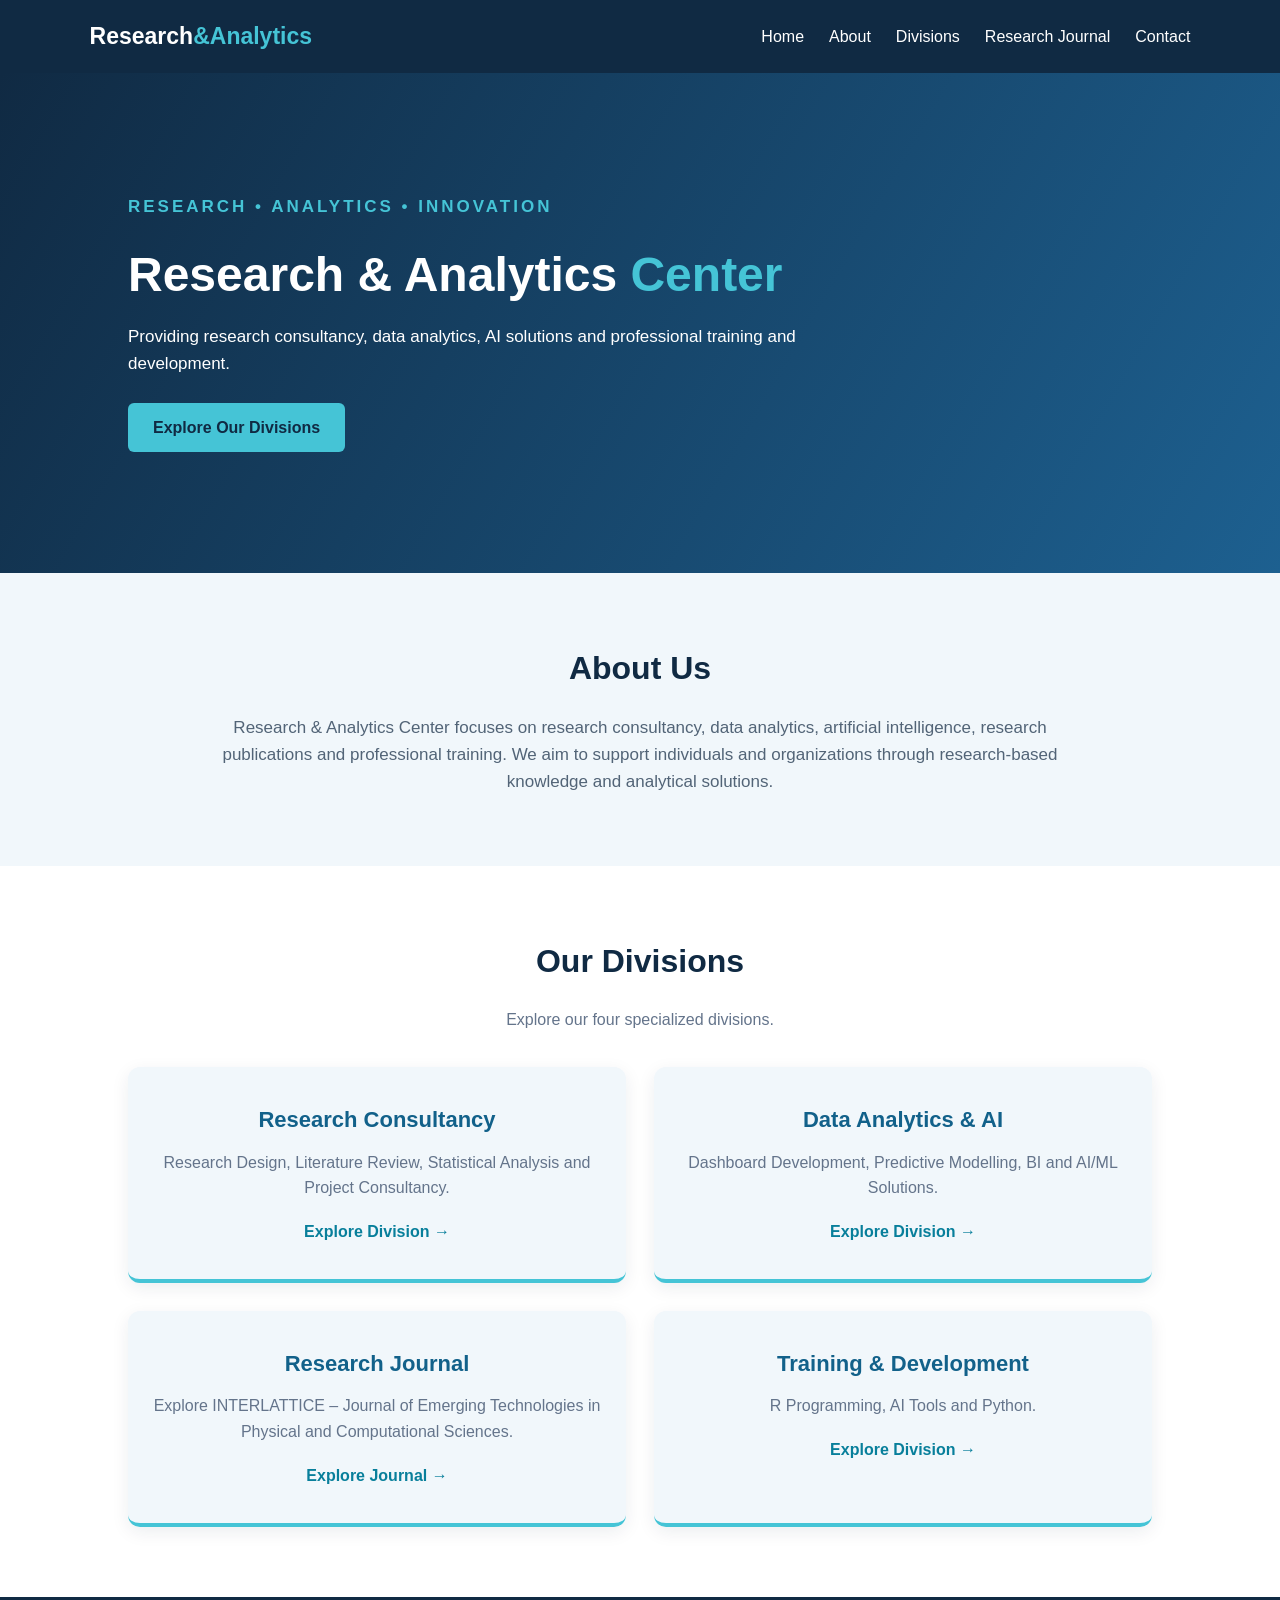
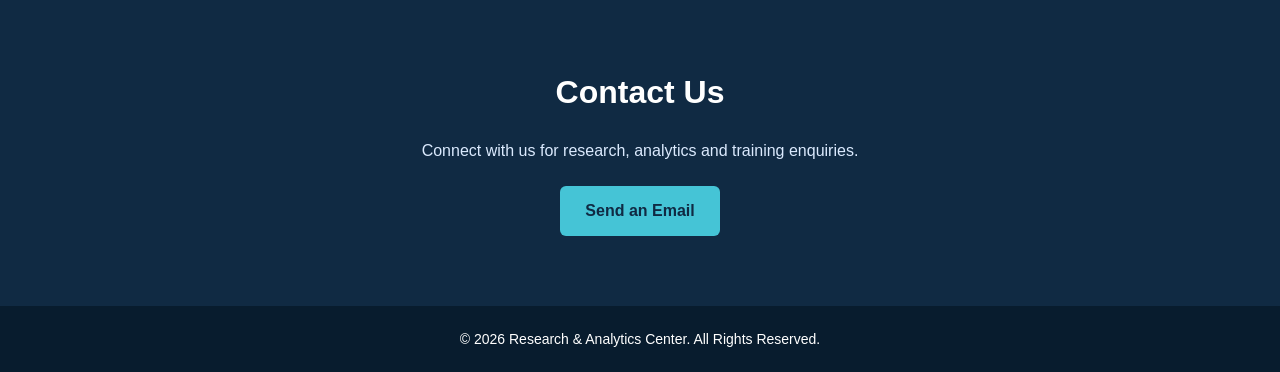
<file: index.html>
<!DOCTYPE html>
<html lang="en">
<head>
    <meta charset="UTF-8">
    <meta name="viewport" content="width=device-width, initial-scale=1.0">
    <title>Research & Analytics Center</title>
    <link rel="stylesheet" href="style.css">
</head>
<body>

<header>
    <nav class="navbar">
        <div class="logo">Research<span>&Analytics</span></div>
        <ul class="nav-links">
            <li><a href="#home">Home</a></li>
            <li><a href="#about">About</a></li>
            <li><a href="#divisions">Divisions</a></li> 
            <li><a href="https://anupama-j.github.io/interlattice/index.html"target="_blank"rel="noopener noreferrer">Research Journal</a></li>
            <li><a href="#contact">Contact</a></li>
        </ul>
    </nav>
</header>
<section class="hero" id="home">
    <div class="hero-content">
        <p class="tagline">RESEARCH • ANALYTICS • INNOVATION</p>
        <h1>Research & Analytics <span>Center</span></h1>
        <p>
            Providing research consultancy, data analytics,
            AI solutions and professional training and development.
        </p>
        <a href="#divisions" class="btn">Explore Our Divisions</a>
    </div>
</section>

<section class="about" id="about">
    <h2>About Us</h2>
    <p>
        Research & Analytics Center focuses on research consultancy,
        data analytics, artificial intelligence, research publications
        and professional training. We aim to support individuals and
        organizations through research-based knowledge and analytical
        solutions.
    </p>
</section>

<section class="services" id="divisions">
    <h2>Our Divisions</h2>
    <p class="section-intro">
        Explore our four specialized divisions.
    </p>

    <div class="service-container">

        <a href="research-consultancy.html" class="service-card">
            <h3>Research Consultancy</h3>
            <p>Research Design, Literature Review, Statistical Analysis and Project Consultancy.</p>
            <span class="learn-more">Explore Division →</span>
        </a>

        <a href="data-analytics-ai.html" class="service-card">
            <h3>Data Analytics & AI</h3>
            <p>Dashboard Development, Predictive Modelling, BI and AI/ML Solutions.</p>
            <span class="learn-more">Explore Division →</span>
        </a>

        
        <a href="https://anupama-j.github.io/interlattice/index.html"
        target="_blank"
        rel="noopener noreferrer"
        class="service-card">
        <h3>Research Journal</h3>
        <p>Explore INTERLATTICE – Journal of Emerging Technologies in Physical and Computational Sciences.</p>
        <span class="learn-more">Explore Journal →</span> 
        </a>


        <a href="training-development.html" class="service-card">
            <h3>Training & Development</h3>
            <p>R Programming, AI Tools and Python.</p>
            <span class="learn-more">Explore Division →</span>
        </a>

    </div>
</section>

<section class="contact" id="contact">
    <h2>Contact Us</h2>
    <p>Connect with us for research, analytics and training enquiries.</p>
    <a href="mailto:YOUR_PROJECT_GMAIL@gmail.com" class="btn">
        Send an Email
    </a>
</section>

<footer>
    <p>&copy; 2026 Research & Analytics Center. All Rights Reserved.</p>
</footer>

</body>
</html>
</file>
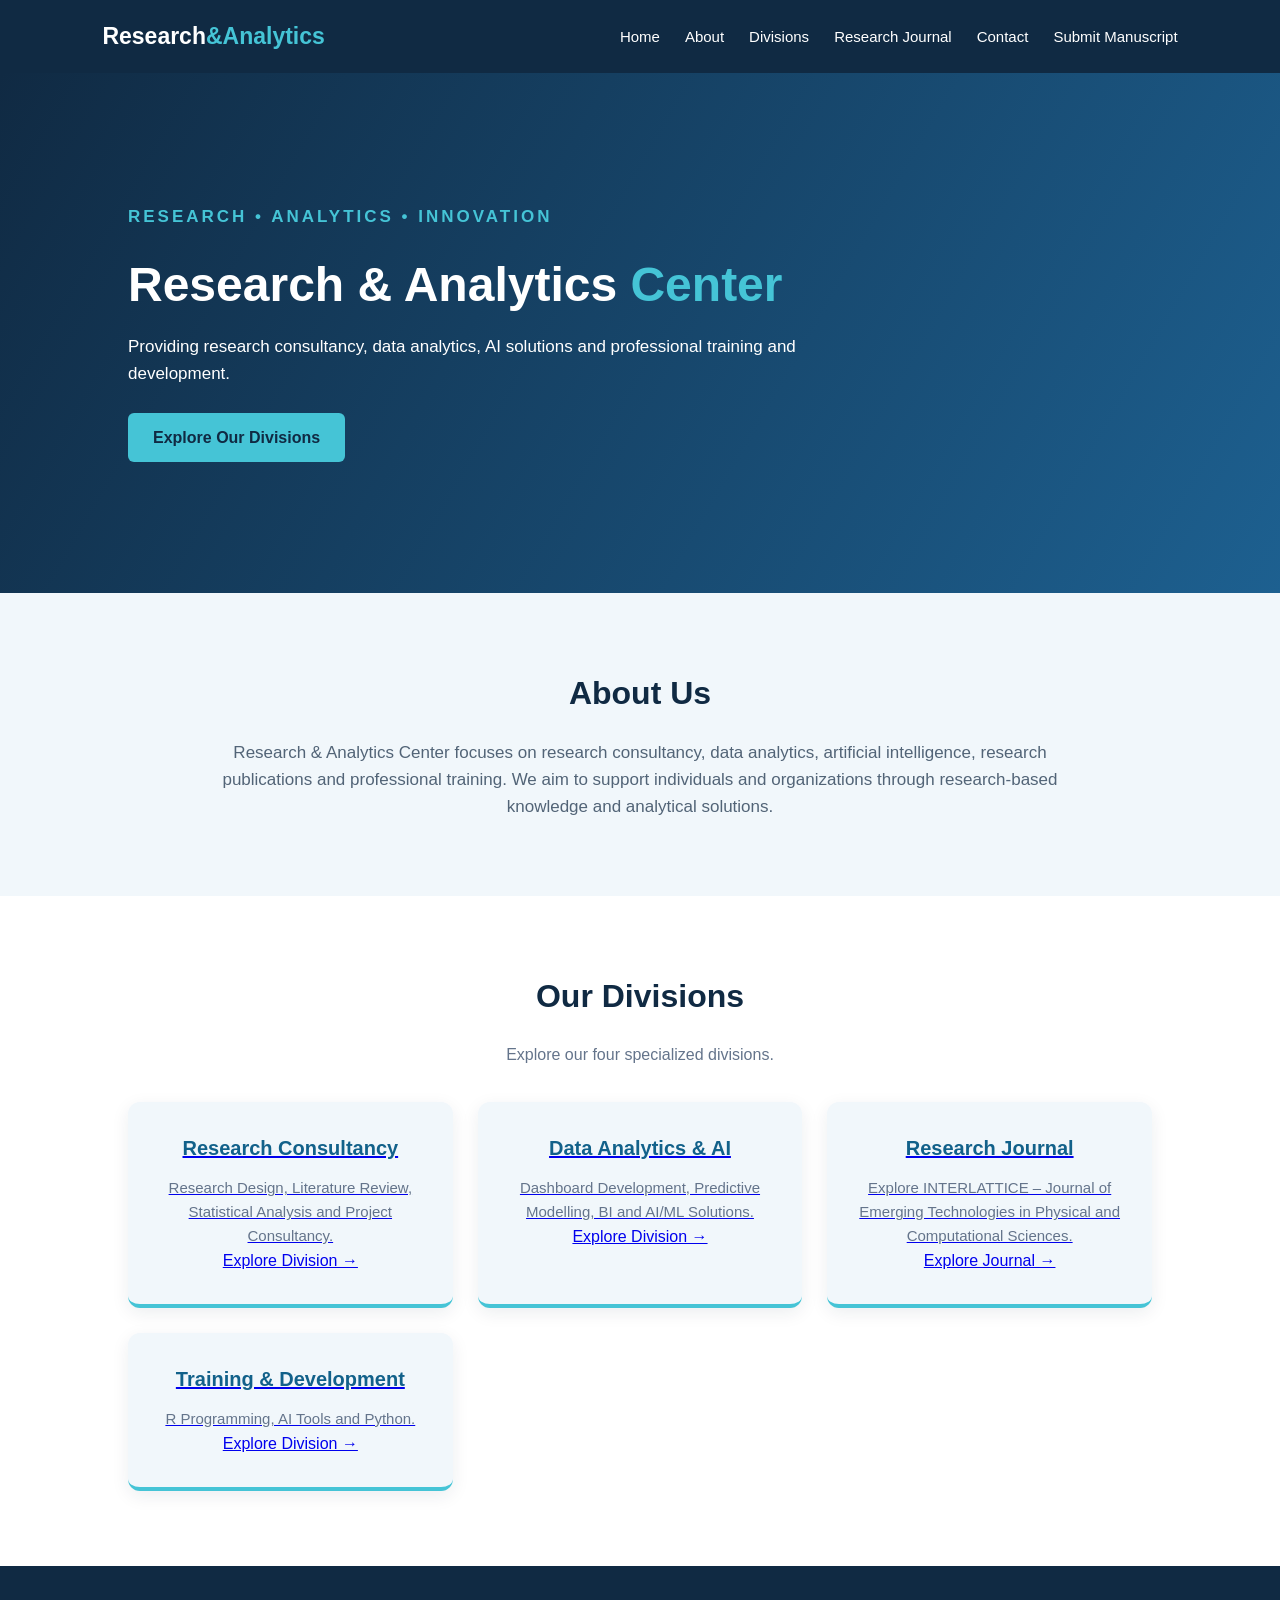
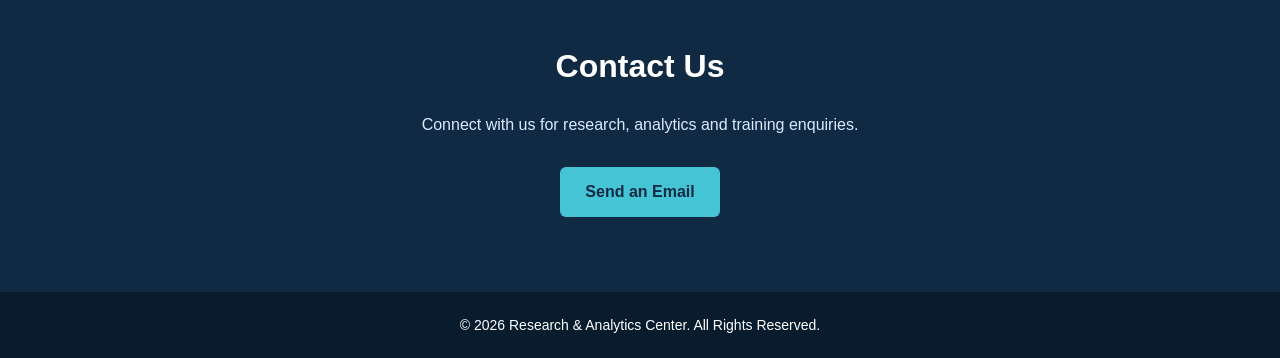
<file: templates/index.html>
<!DOCTYPE html>
<html lang="en">
<head>
    <meta charset="UTF-8">
    <meta name="viewport" content="width=device-width, initial-scale=1.0">
    <title>Research & Analytics Center</title>
    <link rel="stylesheet" href="style.css">
</head>
<body>

<header>
    <nav class="navbar">
        <div class="logo">Research<span>&Analytics</span></div>
        <ul class="nav-links">
            <li><a href="#home">Home</a></li>
            <li><a href="#about">About</a></li>
            <li><a href="#divisions">Divisions</a></li> 
            <li><a href="https://anupama-j.github.io/interlattice/index.html"target="_blank"rel="noopener noreferrer">Research Journal</a></li>
            <li><a href="#contact">Contact</a></li>
            <li><a href="{{ url_for('submission') }}">Submit Manuscript</a></li>
        </ul>
    </nav>
</header>
<section class="hero" id="home">
    <div class="hero-content">
        <p class="tagline">RESEARCH • ANALYTICS • INNOVATION</p>
        <h1>Research & Analytics <span>Center</span></h1>
        <p>
            Providing research consultancy, data analytics,
            AI solutions and professional training and development.
        </p>
        <a href="#divisions" class="btn">Explore Our Divisions</a>
    </div>
</section>

<section class="about" id="about">
    <h2>About Us</h2>
    <p>
        Research & Analytics Center focuses on research consultancy,
        data analytics, artificial intelligence, research publications
        and professional training. We aim to support individuals and
        organizations through research-based knowledge and analytical
        solutions.
    </p>
</section>

<section class="services" id="divisions">
    <h2>Our Divisions</h2>
    <p class="section-intro">
        Explore our four specialized divisions.
    </p>

    <div class="service-container">

        <a href="research-consultancy.html" class="service-card">
            <h3>Research Consultancy</h3>
            <p>Research Design, Literature Review, Statistical Analysis and Project Consultancy.</p>
            <span class="learn-more">Explore Division →</span>
        </a>

        <a href="data-analytics-ai.html" class="service-card">
            <h3>Data Analytics & AI</h3>
            <p>Dashboard Development, Predictive Modelling, BI and AI/ML Solutions.</p>
            <span class="learn-more">Explore Division →</span>
        </a>

        
        <a href="https://anupama-j.github.io/interlattice/index.html"
        target="_blank"
        rel="noopener noreferrer"
        class="service-card">
        <h3>Research Journal</h3>
        <p>Explore INTERLATTICE – Journal of Emerging Technologies in Physical and Computational Sciences.</p>
        <span class="learn-more">Explore Journal →</span> 
        </a>


        <a href="training-development.html" class="service-card">
            <h3>Training & Development</h3>
            <p>R Programming, AI Tools and Python.</p>
            <span class="learn-more">Explore Division →</span>
        </a>

    </div>
</section>

<section class="contact" id="contact">
    <h2>Contact Us</h2>
    <p>Connect with us for research, analytics and training enquiries.</p>
    <a href="mailto:YOUR_PROJECT_GMAIL@gmail.com" class="btn">
        Send an Email
    </a>
</section>

<footer>
    <p>&copy; 2026 Research & Analytics Center. All Rights Reserved.</p>
</footer>

</body>
</html>
</file>
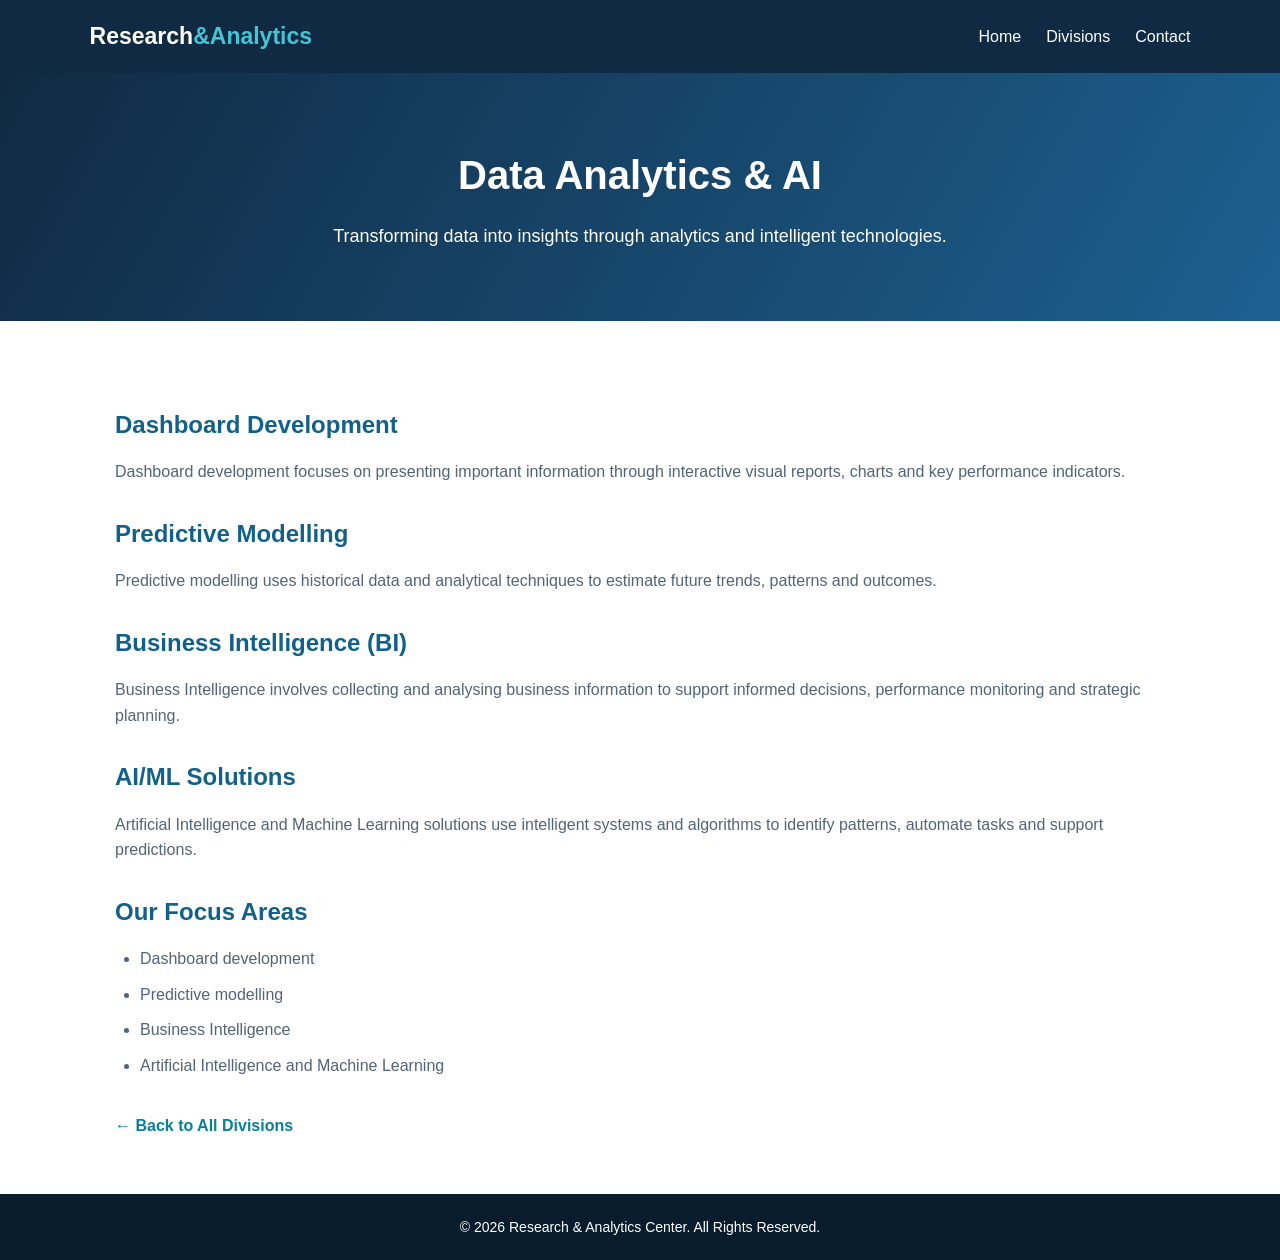
<file: data-analytics-ai.html>
<!DOCTYPE html>
<html lang="en">
<head>
    <meta charset="UTF-8">
    <meta name="viewport" content="width=device-width, initial-scale=1.0">
    <title>Data Analytics & AI</title>
    <link rel="stylesheet" href="style.css">
</head>
<body>

<header>
    <nav class="navbar">
        <div class="logo">Research<span>&Analytics</span></div>
        <ul class="nav-links">
            <li><a href="index.html">Home</a></li>
            <li><a href="index.html#divisions">Divisions</a></li>
            <li><a href="index.html#contact">Contact</a></li>
        </ul>
    </nav>
</header>

<section class="detail-hero">
    <h1>Data Analytics & AI</h1>
    <p>Transforming data into insights through analytics and intelligent technologies.</p>
</section>

<main class="detail-content">

    <h2>Dashboard Development</h2>
    <p>
        Dashboard development focuses on presenting important
        information through interactive visual reports, charts
        and key performance indicators.
    </p>

    <h2>Predictive Modelling</h2>
    <p>
        Predictive modelling uses historical data and analytical
        techniques to estimate future trends, patterns and outcomes.
    </p>

    <h2>Business Intelligence (BI)</h2>
    <p>
        Business Intelligence involves collecting and analysing
        business information to support informed decisions,
        performance monitoring and strategic planning.
    </p>

    <h2>AI/ML Solutions</h2>
    <p>
        Artificial Intelligence and Machine Learning solutions
        use intelligent systems and algorithms to identify
        patterns, automate tasks and support predictions.
    </p>

    <h2>Our Focus Areas</h2>
    <ul>
        <li>Dashboard development</li>
        <li>Predictive modelling</li>
        <li>Business Intelligence</li>
        <li>Artificial Intelligence and Machine Learning</li>
    </ul>

    <a href="index.html#divisions" class="back-home">
        ← Back to All Divisions
    </a>

</main>

<footer>
    <p>&copy; 2026 Research & Analytics Center. All Rights Reserved.</p>
</footer>

</body>
</html>
</file>
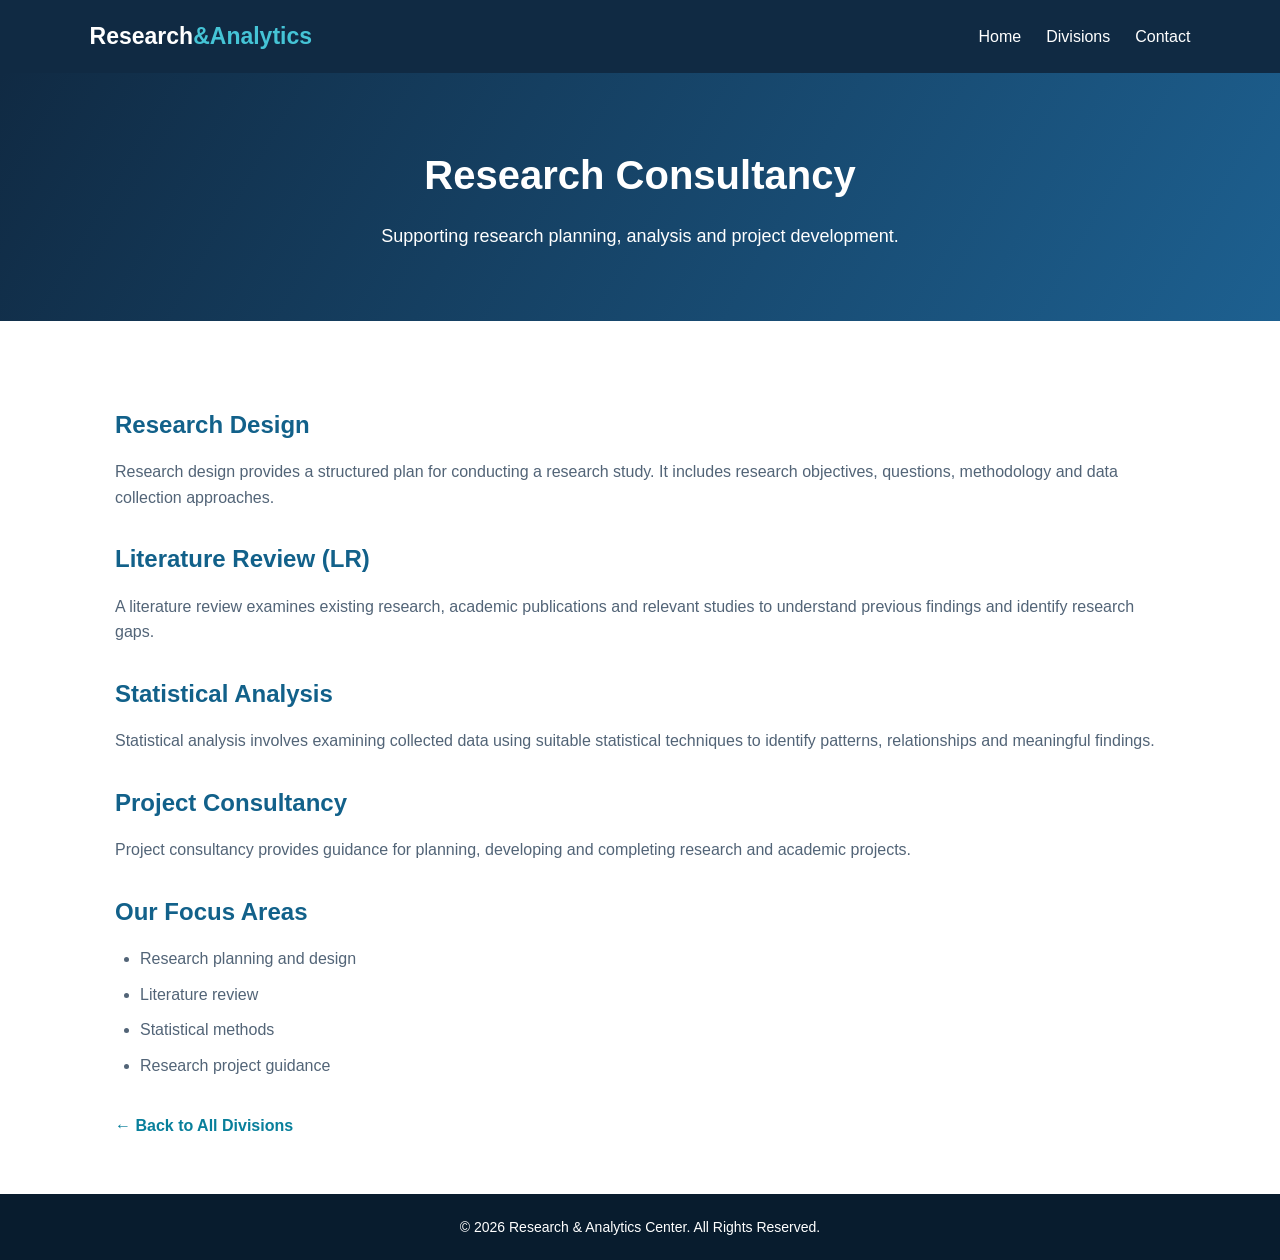
<file: research-consultancy.html>
<!DOCTYPE html>
<html lang="en">
<head>
    <meta charset="UTF-8">
    <meta name="viewport" content="width=device-width, initial-scale=1.0">
    <title>Research Consultancy</title>
    <link rel="stylesheet" href="style.css">
</head>
<body>

<header>
    <nav class="navbar">
        <div class="logo">Research<span>&Analytics</span></div>
        <ul class="nav-links">
            <li><a href="index.html">Home</a></li>
            <li><a href="index.html#divisions">Divisions</a></li>
            <li><a href="index.html#contact">Contact</a></li>
        </ul>
    </nav>
</header>

<section class="detail-hero">
    <h1>Research Consultancy</h1>
    <p>Supporting research planning, analysis and project development.</p>
</section>

<main class="detail-content">

    <h2>Research Design</h2>
    <p>
        Research design provides a structured plan for conducting
        a research study. It includes research objectives, questions,
        methodology and data collection approaches.
    </p>

    <h2>Literature Review (LR)</h2>
    <p>
        A literature review examines existing research, academic
        publications and relevant studies to understand previous
        findings and identify research gaps.
    </p>

    <h2>Statistical Analysis</h2>
    <p>
        Statistical analysis involves examining collected data
        using suitable statistical techniques to identify patterns,
        relationships and meaningful findings.
    </p>

    <h2>Project Consultancy</h2>
    <p>
        Project consultancy provides guidance for planning,
        developing and completing research and academic projects.
    </p>

    <h2>Our Focus Areas</h2>
    <ul>
        <li>Research planning and design</li>
        <li>Literature review</li>
        <li>Statistical methods</li>
        <li>Research project guidance</li>
    </ul>

    <a href="index.html#divisions" class="back-home">
        ← Back to All Divisions
    </a>

</main>

<footer>
    <p>&copy; 2026 Research & Analytics Center. All Rights Reserved.</p>
</footer>

</body>
</html>
</file>
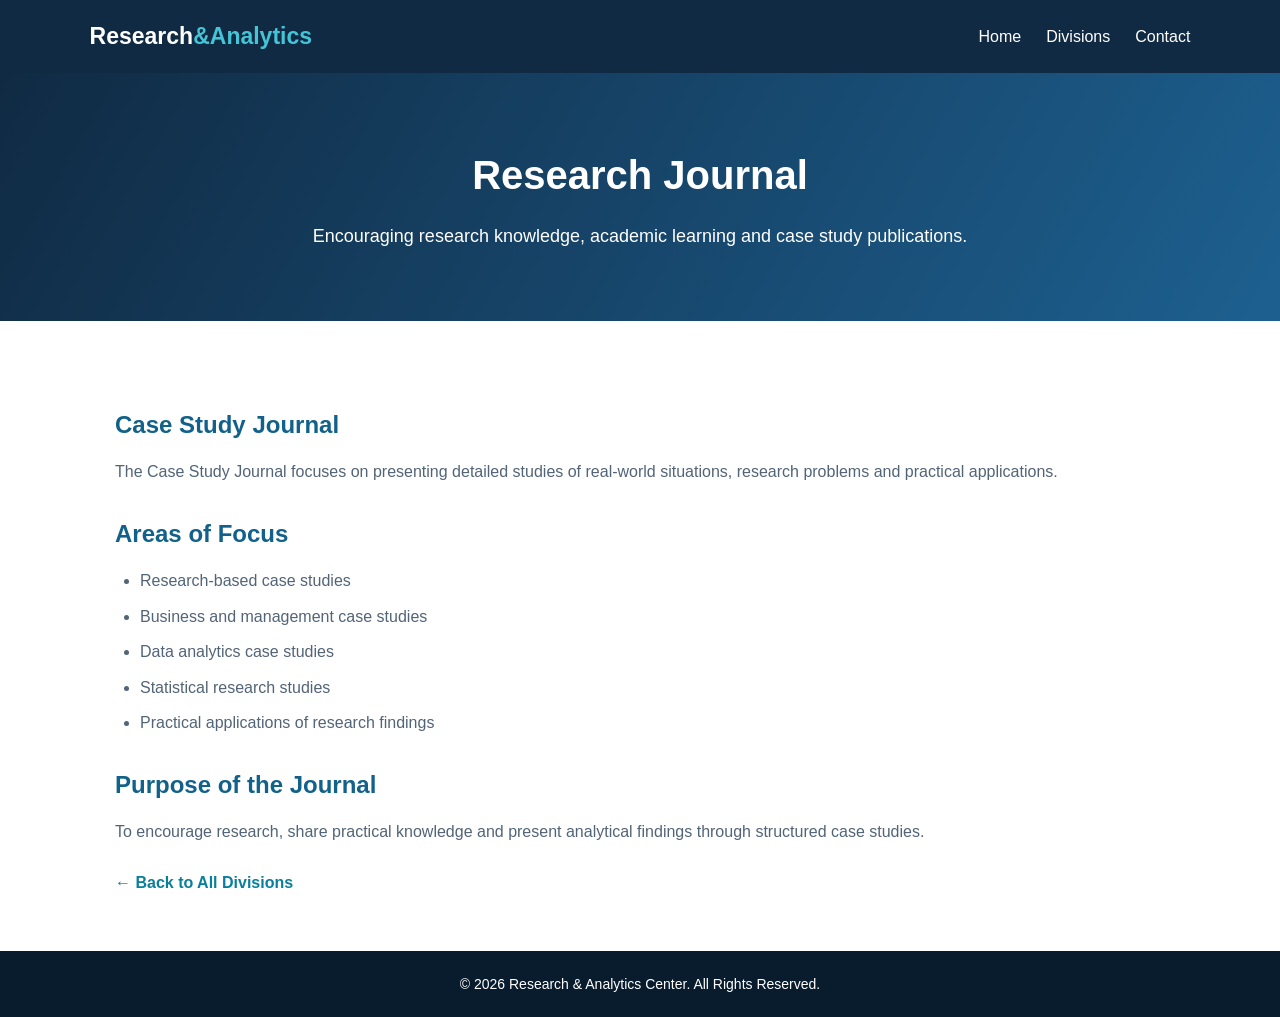
<file: research-journal.html>
<!DOCTYPE html>
<html lang="en">
<head>
    <meta charset="UTF-8">
    <meta name="viewport" content="width=device-width, initial-scale=1.0">
    <title>Research Journal</title>
    <link rel="stylesheet" href="style.css">
</head>
<body>

<header>
    <nav class="navbar">
        <div class="logo">Research<span>&Analytics</span></div>
        <ul class="nav-links">
            <li><a href="index.html">Home</a></li>
            <li><a href="index.html#divisions">Divisions</a></li>
            <li><a href="index.html#contact">Contact</a></li>
        </ul>
    </nav>
</header>

<section class="detail-hero">
    <h1>Research Journal</h1>
    <p>Encouraging research knowledge, academic learning and case study publications.</p>
</section>

<main class="detail-content">

    <h2>Case Study Journal</h2>
    <p>
        The Case Study Journal focuses on presenting detailed
        studies of real-world situations, research problems
        and practical applications.
    </p>

    <h2>Areas of Focus</h2>
    <ul>
        <li>Research-based case studies</li>
        <li>Business and management case studies</li>
        <li>Data analytics case studies</li>
        <li>Statistical research studies</li>
        <li>Practical applications of research findings</li>
    </ul>

    <h2>Purpose of the Journal</h2>
    <p>
        To encourage research, share practical knowledge and
        present analytical findings through structured case studies.
    </p>

    <a href="index.html#divisions" class="back-home">
        ← Back to All Divisions
    </a>

</main>

<footer>
    <p>&copy; 2026 Research & Analytics Center. All Rights Reserved.</p>
</footer>

</body>
</html>
</file>
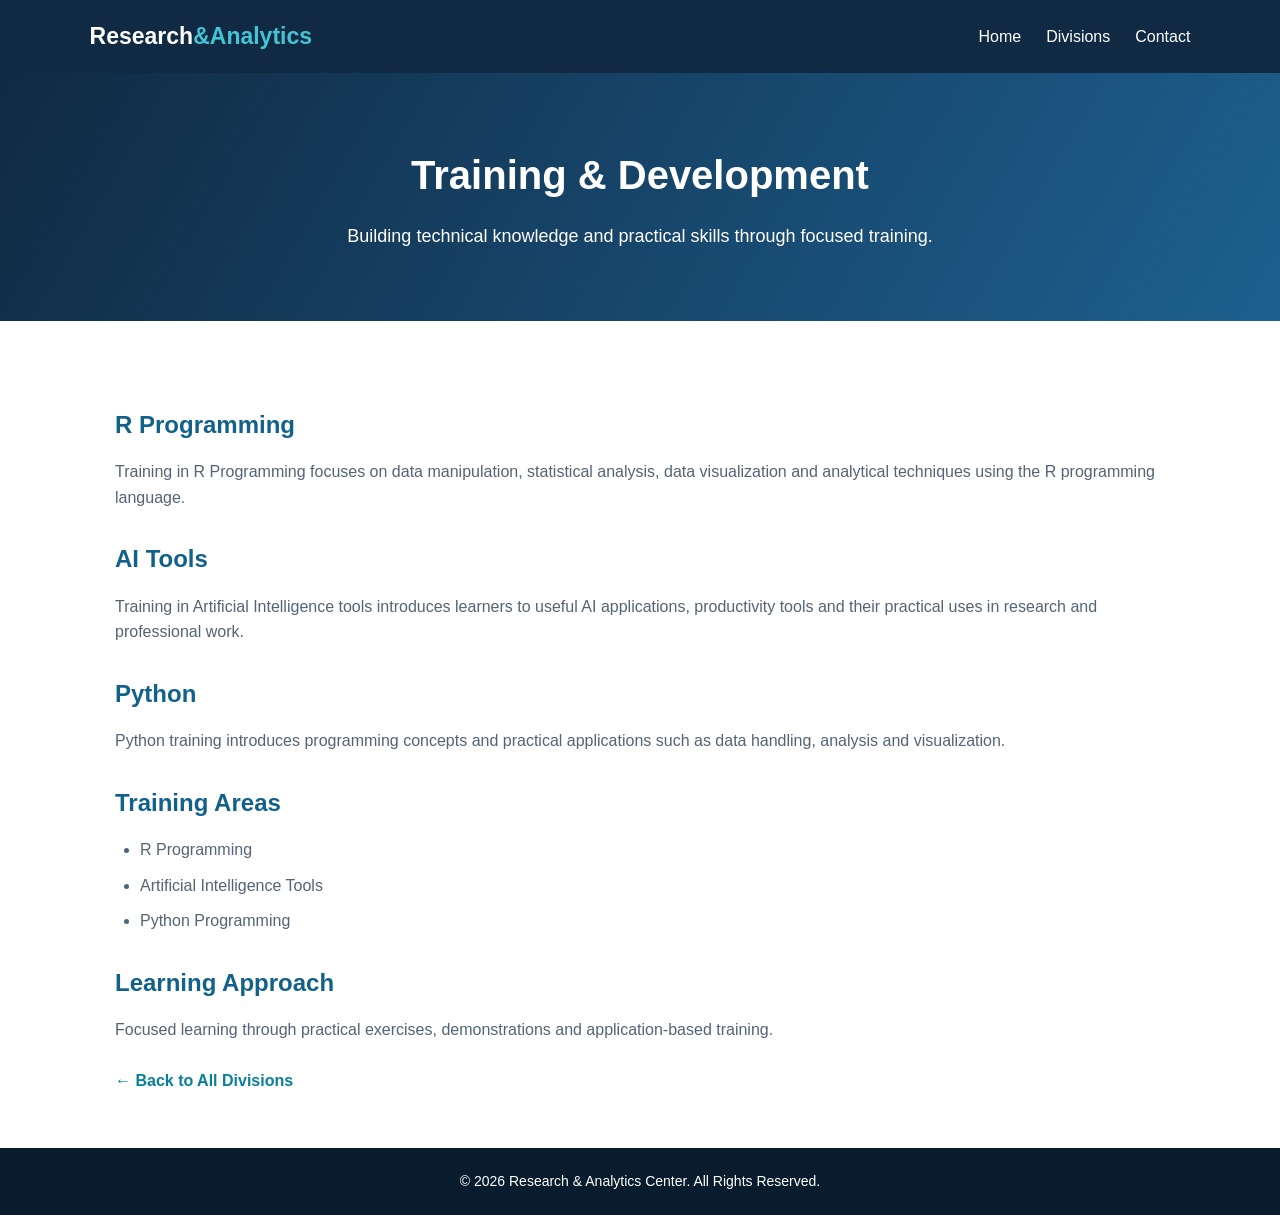
<file: training-development.html>
<!DOCTYPE html>
<html lang="en">
<head>
    <meta charset="UTF-8">
    <meta name="viewport" content="width=device-width, initial-scale=1.0">
    <title>Training & Development</title>
    <link rel="stylesheet" href="style.css">
</head>
<body>

<header>
    <nav class="navbar">
        <div class="logo">Research<span>&Analytics</span></div>
        <ul class="nav-links">
            <li><a href="index.html">Home</a></li>
            <li><a href="index.html#divisions">Divisions</a></li>
            <li><a href="index.html#contact">Contact</a></li>
        </ul>
    </nav>
</header>

<section class="detail-hero">
    <h1>Training & Development</h1>
    <p>Building technical knowledge and practical skills through focused training.</p>
</section>

<main class="detail-content">

    <h2>R Programming</h2>
    <p>
        Training in R Programming focuses on data manipulation,
        statistical analysis, data visualization and analytical
        techniques using the R programming language.
    </p>

    <h2>AI Tools</h2>
    <p>
        Training in Artificial Intelligence tools introduces
        learners to useful AI applications, productivity tools
        and their practical uses in research and professional work.
    </p>

    <h2>Python</h2>
    <p>
        Python training introduces programming concepts and
        practical applications such as data handling,
        analysis and visualization.
    </p>

    <h2>Training Areas</h2>
    <ul>
        <li>R Programming</li>
        <li>Artificial Intelligence Tools</li>
        <li>Python Programming</li>
    </ul>

    <h2>Learning Approach</h2>
    <p>
        Focused learning through practical exercises,
        demonstrations and application-based training.
    </p>

    <a href="index.html#divisions" class="back-home">
        ← Back to All Divisions
    </a>

</main>

<footer>
    <p>&copy; 2026 Research & Analytics Center. All Rights Reserved.</p>
</footer>

</body>
</html>
</file>
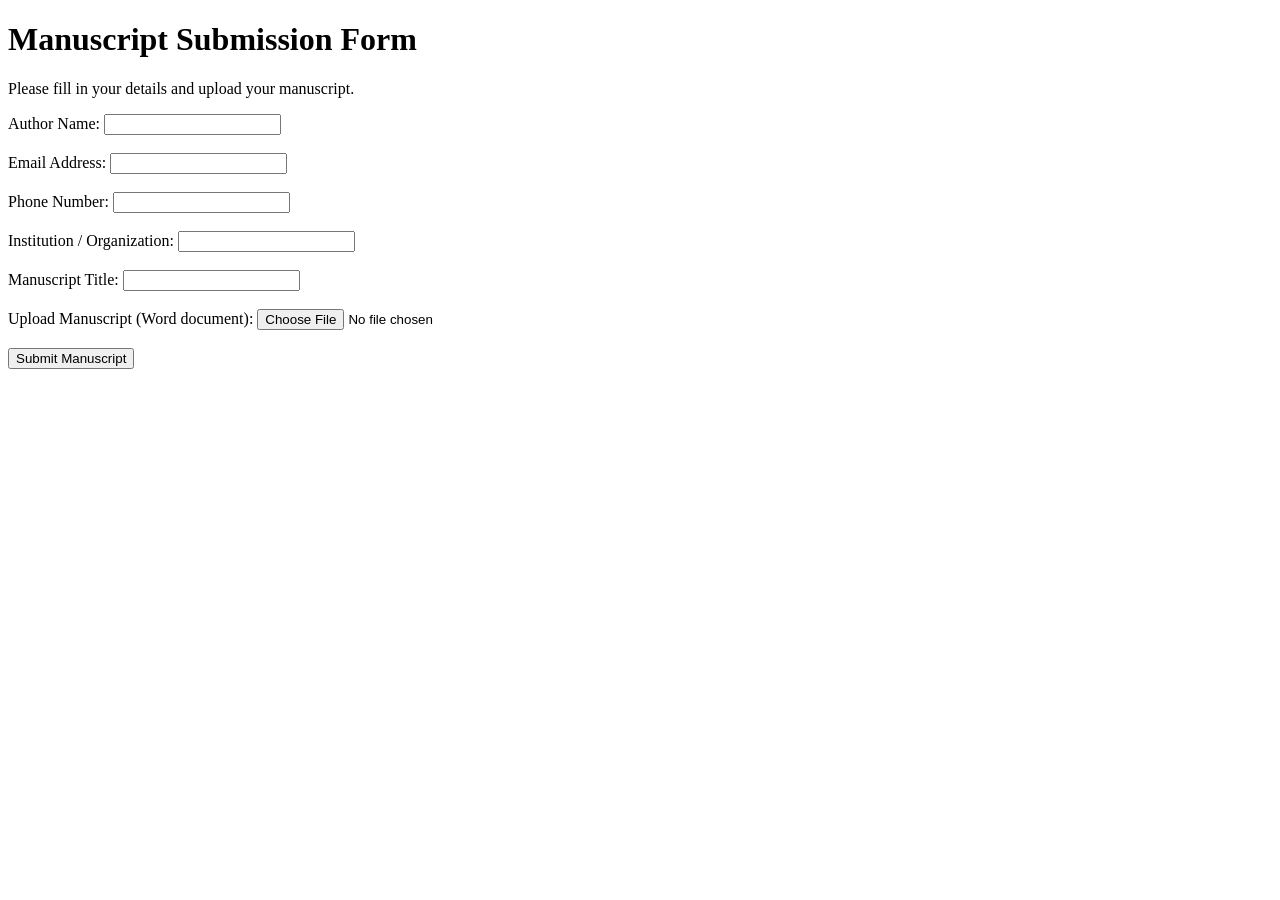
<file: templates/submission.html>
<!DOCTYPE html>
<html lang="en">
<head>
    <meta charset="UTF-8">
    <meta name="viewport" content="width=device-width, initial-scale=1.0">
    <title>Manuscript Submission | Interlattice</title>
</head>
<body>

    <h1>Manuscript Submission Form</h1>
    <p>Please fill in your details and upload your manuscript.</p>

    <form action="/submit-manuscript" method="POST" enctype="multipart/form-data">

        <label>Author Name:</label>
        <input type="text" name="author_name" required><br><br>

        <label>Email Address:</label>
        <input type="email" name="email" required><br><br>

        <label>Phone Number:</label>
        <input type="tel" name="phone" required><br><br>

        <label>Institution / Organization:</label>
        <input type="text" name="institution" required><br><br>

        <label>Manuscript Title:</label>
        <input type="text" name="manuscript_title" required><br><br>

        <label>Upload Manuscript (Word document):</label>
        <input type="file" name="manuscript"
               accept=".doc,.docx"
               required><br><br>
        <button type="submit">Submit Manuscript</button>
    </form>
</body>
</html>
</file>
<file: style.css>
/* General Settings */
* {
    margin: 0;
    padding: 0;
    box-sizing: border-box;
    scroll-behavior: smooth;
}

body {
    font-family: 'Segoe UI', Arial, sans-serif;
    color: #263449;
    background: #ffffff;
    line-height: 1.6;
}

/* Navigation */
header {
    background: #102a43;
    padding: 18px 7%;
    position: sticky;
    top: 0;
    z-index: 1000;
}

.navbar {
    display: flex;
    justify-content: space-between;
    align-items: center;
    flex-wrap: wrap;
}

.logo {
    font-size: 23px;
    font-weight: bold;
    color: white;
}

.logo span {
    color: #45c4d6;
}

.nav-links {
    display: flex;
    list-style: none;
    gap: 25px;
}

.nav-links a {
    color: white;
    text-decoration: none;
    transition: 0.3s;
}

.nav-links a:hover {
    color: #45c4d6;
}

/* Hero */
.hero {
    min-height: 500px;
    display: flex;
    align-items: center;
    padding: 80px 10%;
    background: linear-gradient(120deg, #102a43, #1d6090);
    color: white;
}

.hero-content {
    max-width: 750px;
}

.tagline {
    color: #45c4d6;
    font-weight: bold;
    letter-spacing: 3px;
    margin-bottom: 15px;
}

.hero h1 {
    font-size: 48px;
    line-height: 1.2;
    margin-bottom: 20px;
}

.hero h1 span {
    color: #45c4d6;
}

.hero-content p {
    font-size: 17px;
    margin-bottom: 25px;
}

/* Buttons */
.btn {
    display: inline-block;
    background: #45c4d6;
    color: #102a43;
    padding: 12px 25px;
    border-radius: 6px;
    text-decoration: none;
    font-weight: bold;
    transition: 0.3s;
}

.btn:hover {
    background: white;
    transform: translateY(-3px);
}

/* Common Sections */
section:not(.hero) {
    padding: 70px 10%;
    text-align: center;
}

section h2 {
    font-size: 32px;
    color: #102a43;
    margin-bottom: 20px;
}

/* About */
.about {
    background: #f1f7fb;
}

.about p {
    max-width: 850px;
    margin: auto;
    color: #526477;
    font-size: 17px;
}

/* Divisions */
.services {
    background: white;
}

.section-intro {
    color: #64748b;
    margin-bottom: 35px;
}

.service-container {
    display: grid;
    grid-template-columns: repeat(2, 1fr);
    gap: 28px;
    margin-top: 35px;
}

.service-card {
    display: block;
    background: #f1f7fb;
    padding: 35px 25px;
    border-radius: 12px;
    border-bottom: 4px solid #45c4d6;
    box-shadow: 0 5px 18px rgba(16,42,67,0.08);
    text-decoration: none;
    color: inherit;
    transition: 0.3s;
}

.service-card:hover {
    transform: translateY(-7px);
    box-shadow: 0 10px 25px rgba(16,42,67,0.15);
}

.service-card h3 {
    color: #12618a;
    font-size: 22px;
    margin-bottom: 12px;
}

.service-card p {
    color: #64748b;
}

.learn-more {
    display: inline-block;
    margin-top: 18px;
    color: #087f9b;
    font-weight: bold;
}

/* Contact */
.contact {
    background: #102a43;
    color: white;
}

.contact h2 {
    color: white;
}

.contact p {
    margin-bottom: 22px;
    color: #dbeafe;
}

/* Detail Pages */
.detail-hero {
    background: linear-gradient(120deg, #102a43, #1d6090);
    color: white;
    padding: 75px 10%;
    text-align: center;
}

.detail-hero h1 {
    font-size: 40px;
    margin-bottom: 15px;
}

.detail-hero p {
    max-width: 750px;
    margin: auto;
    font-size: 18px;
}

.detail-content {
    max-width: 1100px;
    margin: auto;
    padding: 55px 25px;
}

.detail-content h2 {
    color: #12618a;
    margin: 30px 0 15px;
}

.detail-content p,
.detail-content ul {
    color: #526477;
}

.detail-content ul {
    padding-left: 25px;
}

.detail-content li {
    margin-bottom: 10px;
}

.back-home {
    display: inline-block;
    margin-top: 25px;
    color: #087f9b;
    font-weight: bold;
    text-decoration: none;
}

/* Footer */
footer {
    background: #081c2e;
    color: white;
    text-align: center;
    padding: 22px;
    font-size: 14px;
}

/* Responsive Design */
@media (max-width: 768px) {
    .navbar {
        flex-direction: column;
        gap: 18px;
    }

    .nav-links {
        flex-wrap: wrap;
        justify-content: center;
        gap: 15px;
    }

    .hero h1 {
        font-size: 35px;
    }

    .service-container {
        grid-template-columns: 1fr;
    }
}
</file>
<file: templates/style.css>
/* General Settings */
* {
    margin: 0;
    padding: 0;
    box-sizing: border-box;
    scroll-behavior: smooth;
}

body {
    font-family: 'Segoe UI', Arial, sans-serif;
    color: #263449;
    background-color: #ffffff;
    line-height: 1.6;
}

/* Navigation Bar */
header {
    background-color: #102a43;
    padding: 18px 8%;
    position: sticky;
    top: 0;
    z-index: 1000;
}

.navbar {
    display: flex;
    justify-content: space-between;
    align-items: center;
    flex-wrap: wrap;
}

.logo {
    font-size: 23px;
    font-weight: bold;
    color: #ffffff;
}

.logo span {
    color: #45c4d6;
}

.nav-links {
    display: flex;
    list-style: none;
    gap: 25px;
}

.nav-links a {
    text-decoration: none;
    color: #ffffff;
    font-size: 15px;
    transition: 0.3s;
}

.nav-links a:hover {
    color: #45c4d6;
}

/* Hero Section */
.hero {
    min-height: 520px;
    display: flex;
    align-items: center;
    padding: 80px 10%;
    background: linear-gradient(120deg, #102a43, #1d6090);
    color: white;
}

.hero-content {
    max-width: 750px;
}

.tagline {
    color: #45c4d6;
    font-weight: bold;
    letter-spacing: 3px;
    margin-bottom: 15px;
}

.hero h1 {
    font-size: 48px;
    line-height: 1.2;
    margin-bottom: 20px;
}

.hero h1 span {
    color: #45c4d6;
}

.hero-content p {
    font-size: 17px;
    margin-bottom: 25px;
}

/* Buttons */
.btn {
    display: inline-block;
    background-color: #45c4d6;
    color: #102a43;
    padding: 12px 25px;
    border-radius: 6px;
    text-decoration: none;
    font-weight: bold;
    transition: 0.3s;
}

.btn:hover {
    background-color: #ffffff;
    transform: translateY(-3px);
}

/* Common Section Settings */
section:not(.hero) {
    padding: 75px 10%;
    text-align: center;
}

section h2 {
    font-size: 32px;
    color: #102a43;
    margin-bottom: 20px;
}

.section-intro {
    color: #64748b;
    margin-bottom: 35px;
}

/* About Section */
.about {
    background-color: #f1f7fb;
}

.about p {
    max-width: 850px;
    margin: auto;
    font-size: 17px;
    color: #526477;
}

/* Services Section */
.services {
    background-color: #ffffff;
}

.service-container {
    display: grid;
    grid-template-columns: repeat(3, 1fr);
    gap: 25px;
    margin-top: 35px;
}

.service-card {
    background-color: #f1f7fb;
    padding: 30px 22px;
    border-radius: 12px;
    border-bottom: 4px solid #45c4d6;
    box-shadow: 0 5px 18px rgba(16, 42, 67, 0.08);
    transition: 0.3s;
}

.service-card:hover {
    transform: translateY(-8px);
    box-shadow: 0 10px 25px rgba(16, 42, 67, 0.15);
}

.service-card h3 {
    color: #12618a;
    font-size: 20px;
    margin-bottom: 12px;
}

.service-card p {
    color: #64748b;
    font-size: 15px;
}

/* Expertise Section */
.expertise {
    background-color: #eaf4fa;
}

.expertise-list {
    display: flex;
    justify-content: center;
    flex-wrap: wrap;
    gap: 15px;
    margin-top: 30px;
}

.expertise-list span {
    background-color: #102a43;
    color: #ffffff;
    padding: 12px 22px;
    border-radius: 25px;
    font-weight: 500;
}

/* Contact Section */
.contact {
    background-color: #102a43;
    color: #ffffff;
}

.contact h2 {
    color: #ffffff;
}

.contact p {
    margin-bottom: 12px;
    color: #dbeafe;
}

.contact .btn {
    margin-top: 18px;
}

/* Footer */
footer {
    background-color: #081c2e;
    color: #ffffff;
    text-align: center;
    padding: 22px;
    font-size: 14px;
}

/* Responsive Design */
@media (max-width: 768px) {

    .navbar {
        flex-direction: column;
        gap: 18px;
    }

    .nav-links {
        flex-wrap: wrap;
        justify-content: center;
        gap: 15px;
    }

    .hero {
        padding: 65px 7%;
        min-height: 450px;
    }

    .hero h1 {
        font-size: 34px;
    }

    section:not(.hero) {
        padding: 55px 7%;
    }

    .service-container {
        grid-template-columns: repeat(2, 1fr);
    }
}

@media (max-width: 480px) {

    .service-container {
        grid-template-columns: 1fr;
    }

    .hero h1 {
        font-size: 29px;
    }

    .logo {
        font-size: 20px;
    }
}
</file>
